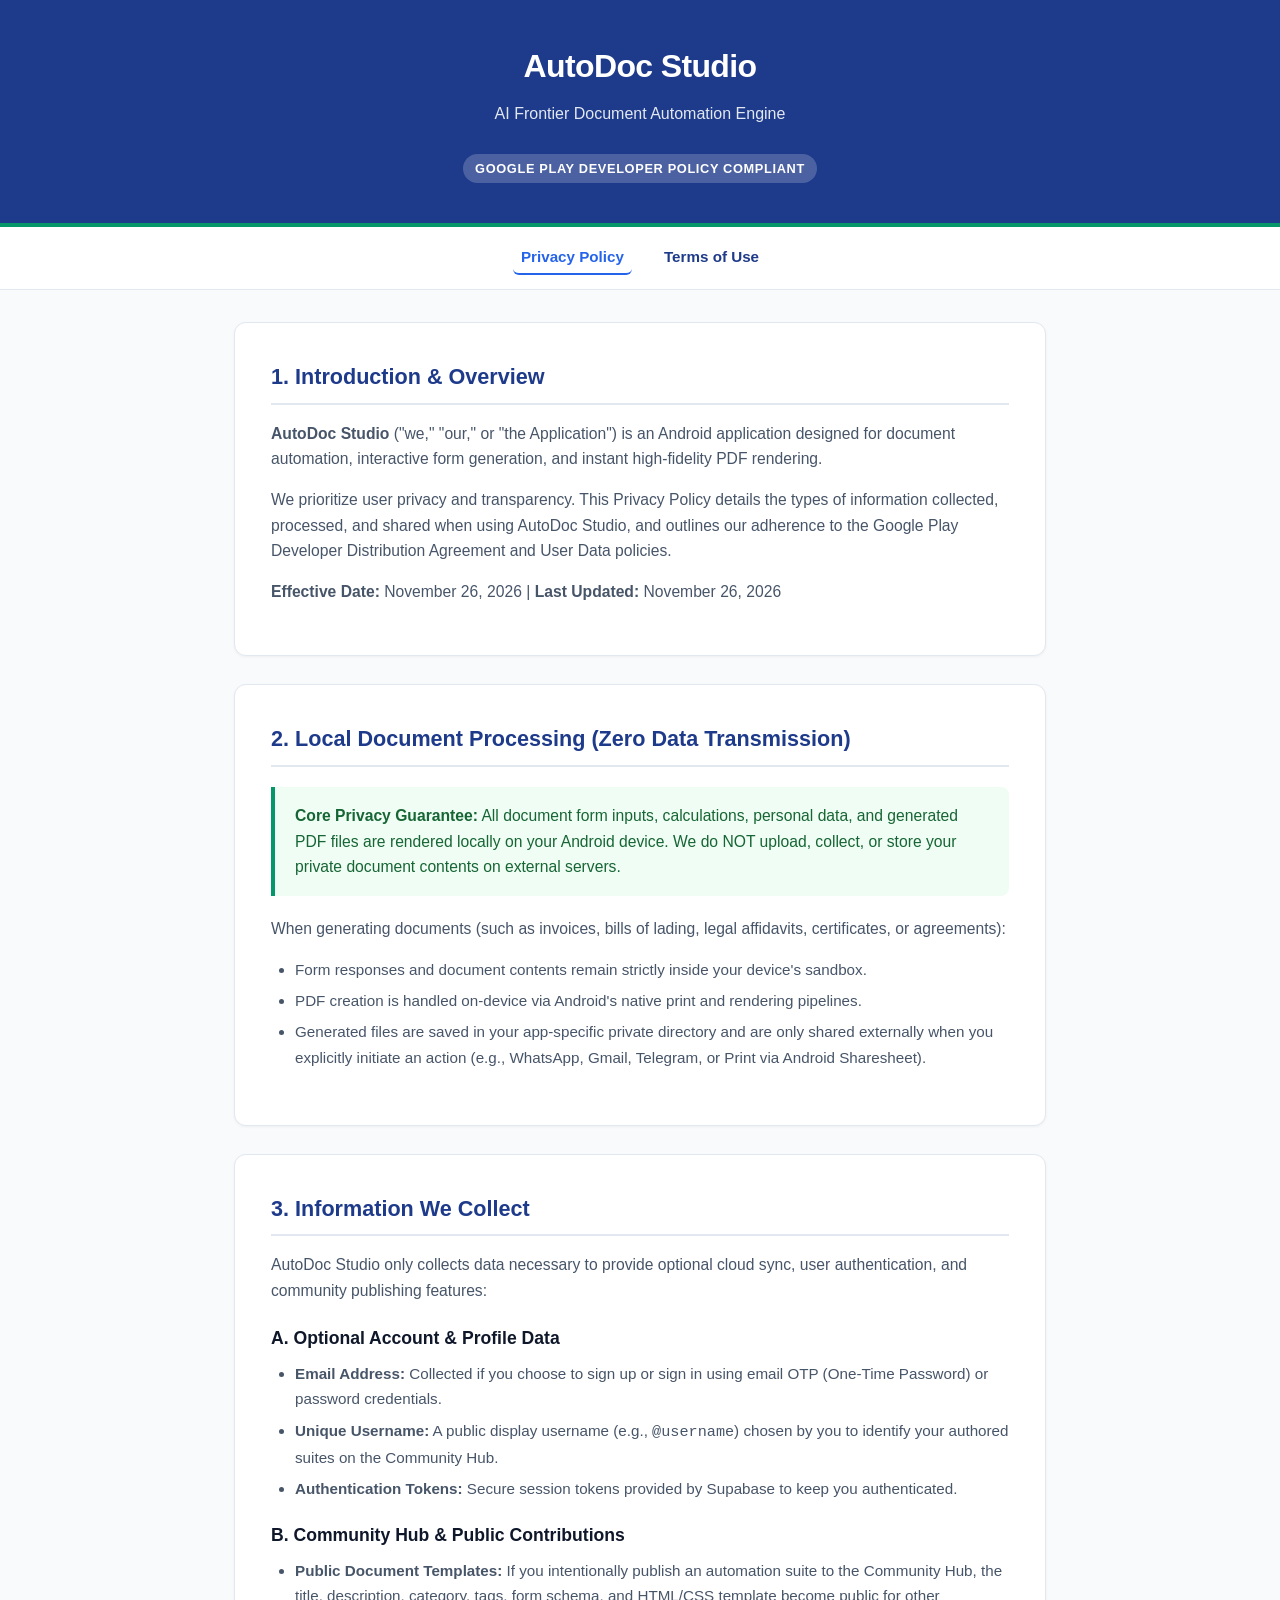
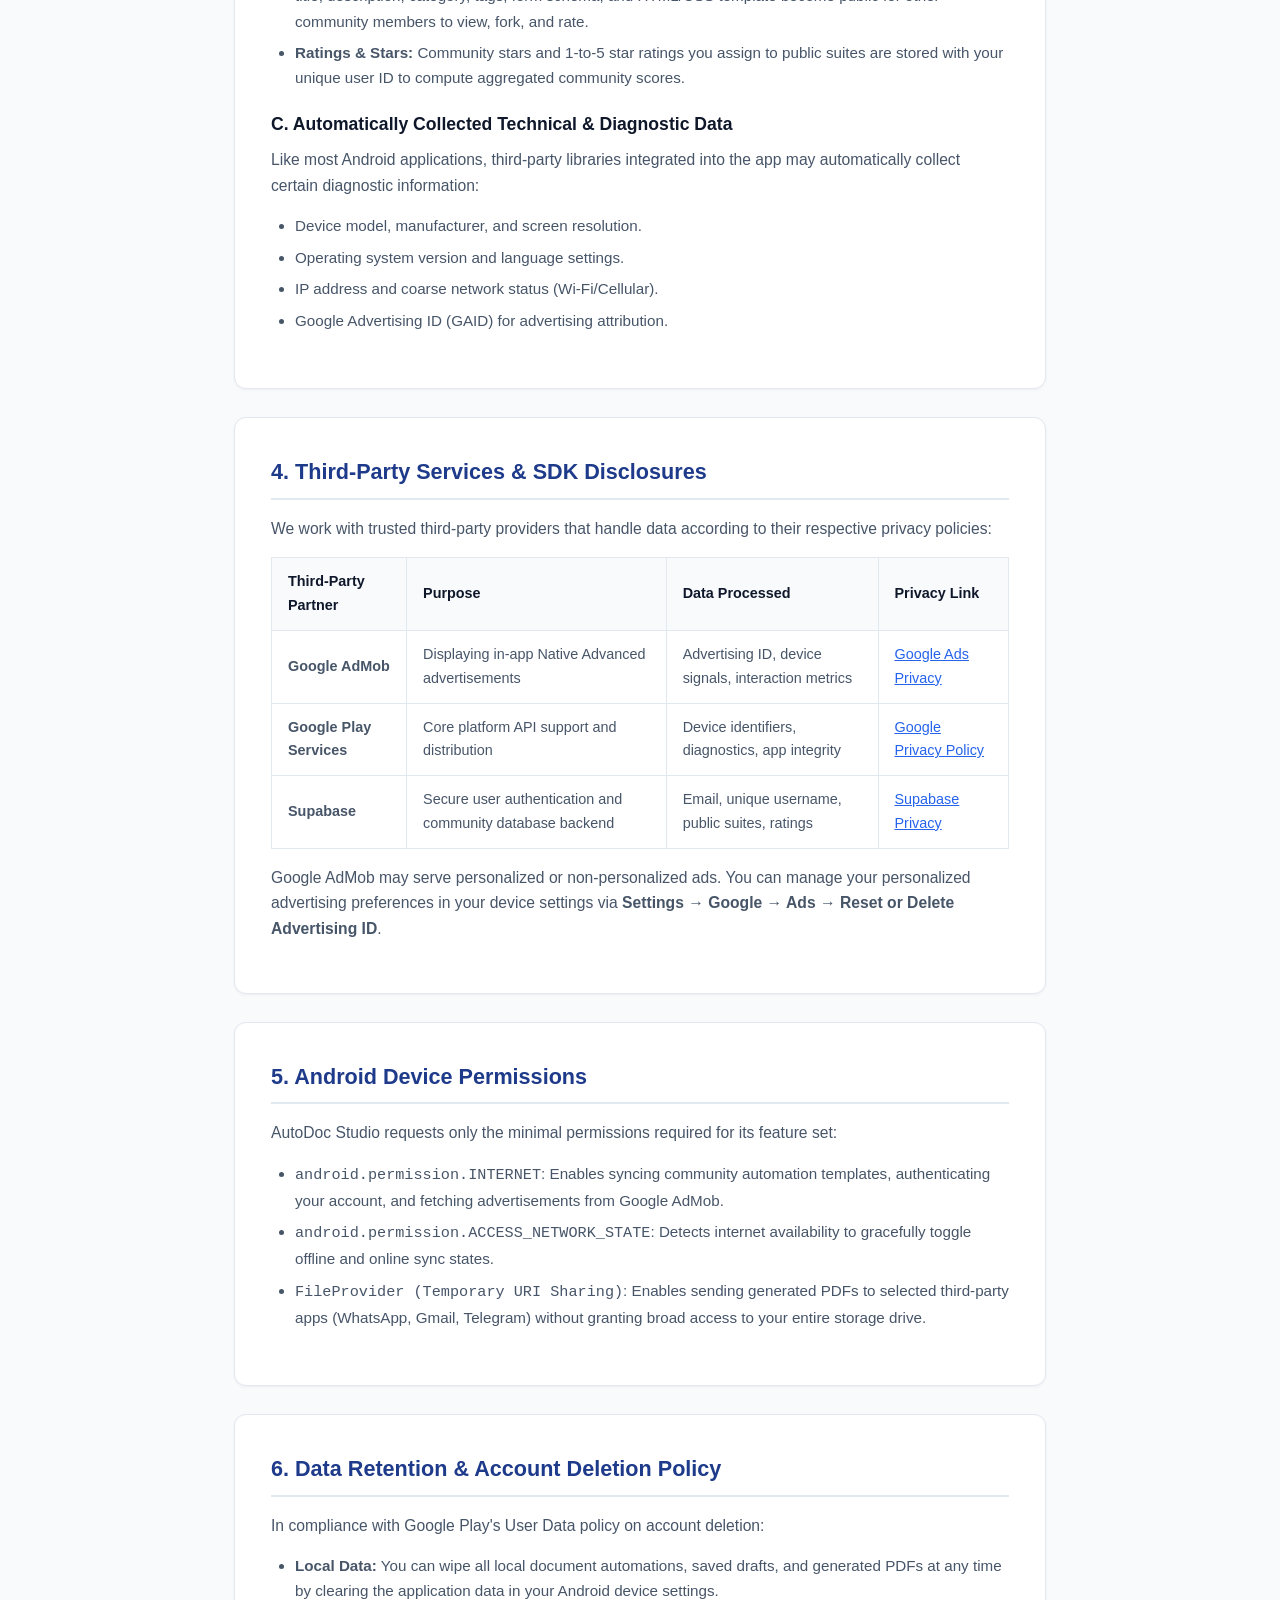
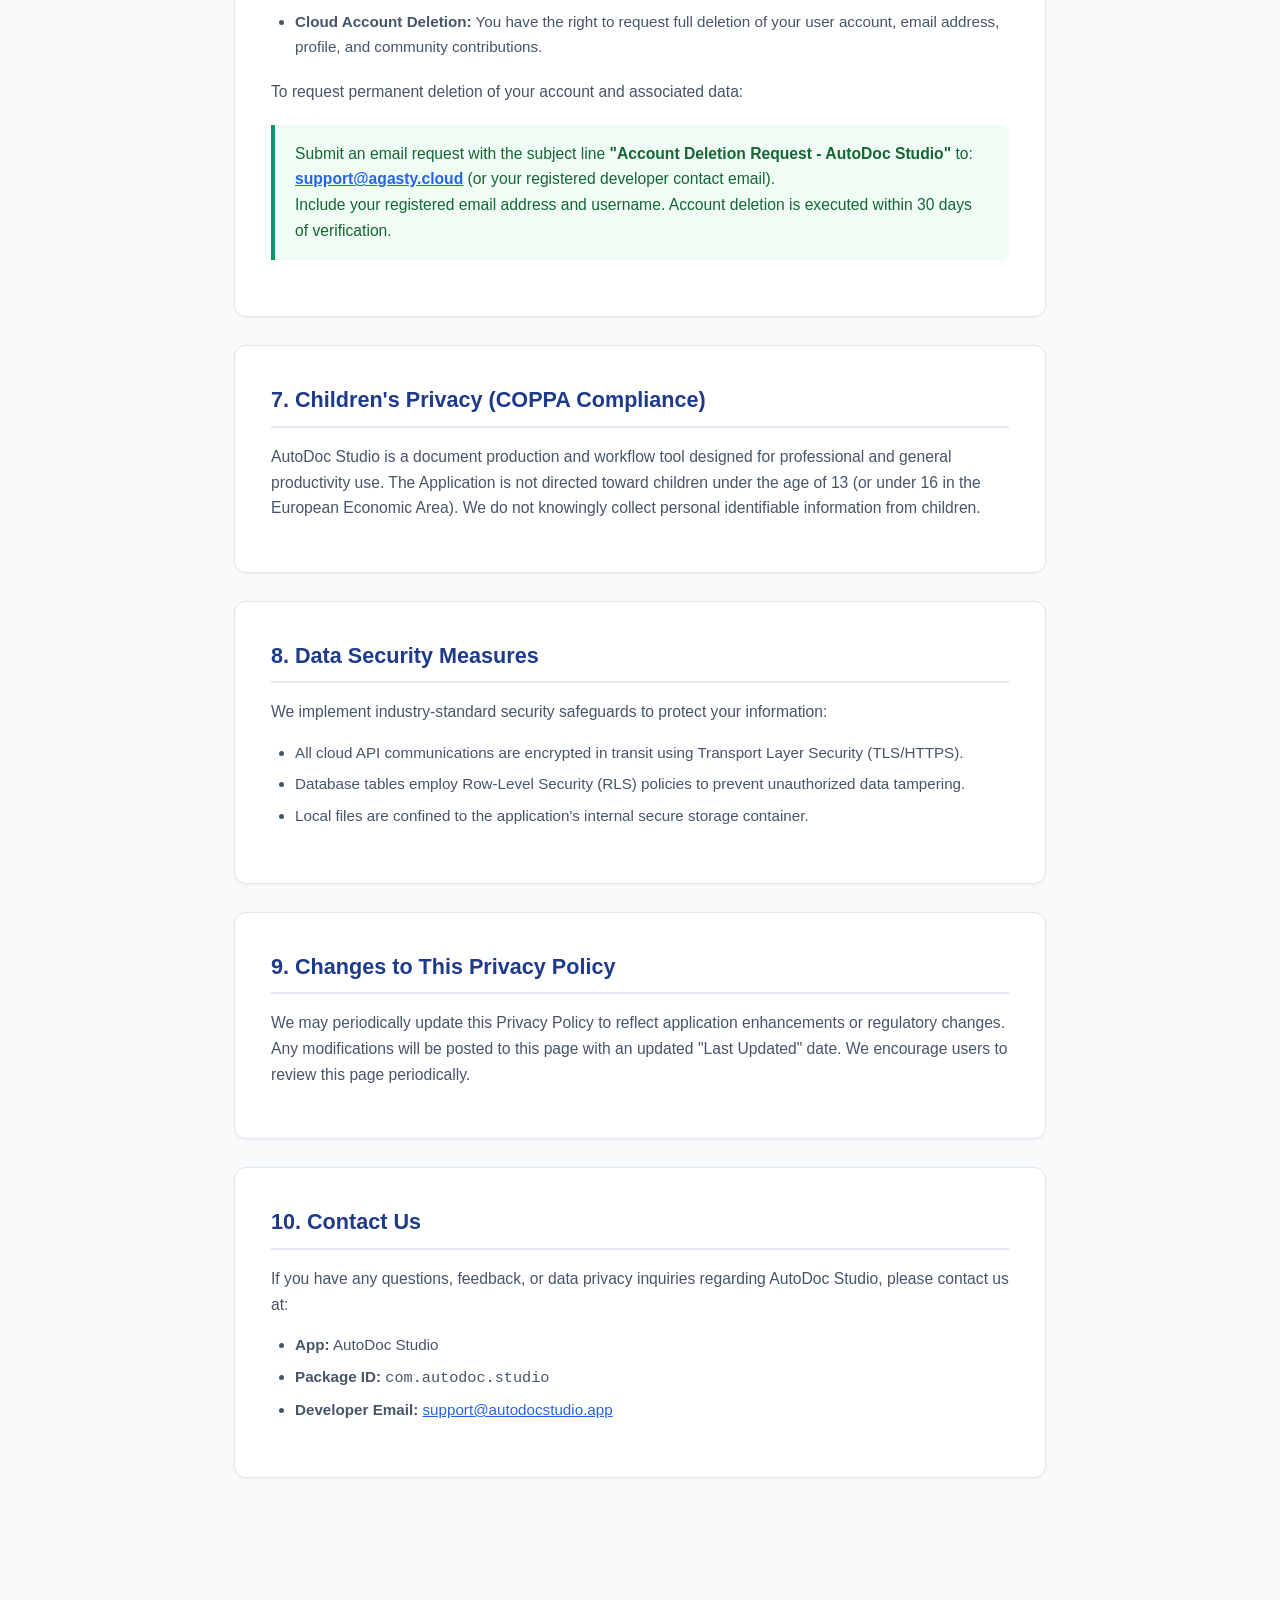
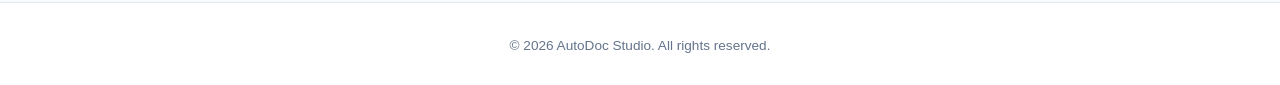
<file: AutoDocPrivacy.html>
<!DOCTYPE html>
<html lang="en">
<head>
    <meta charset="UTF-8">
    <meta name="viewport" content="width=device-width, initial-scale=1.0">
    <title>Privacy Policy - AutoDoc Studio</title>
    <meta name="description" content="Privacy Policy for AutoDoc Studio - AI Frontier Document Automation Engine. Disclosures regarding data collection, local processing, Google AdMob, and Supabase.">
    <style>
        :root {
            --primary: #1E3A8A;
            --primary-light: #2563EB;
            --accent: #059669;
            --text-main: #0F172A;
            --text-muted: #475569;
            --bg-page: #F8FAFC;
            --bg-card: #FFFFFF;
            --border: #E2E8F0;
            --border-highlight: #CBD5E1;
            --tag-bg: #EEF2FF;
            --tag-text: #3730A3;
        }

        * {
            box-sizing: border-box;
            margin: 0;
            padding: 0;
        }

        body {
            font-family: -apple-system, BlinkMacSystemFont, "Segoe UI", Roboto, Helvetica, Arial, sans-serif;
            line-height: 1.65;
            color: var(--text-main);
            background-color: var(--bg-page);
            padding: 0;
            margin: 0;
        }

        header {
            background-color: var(--primary);
            color: #FFFFFF;
            padding: 2.5rem 1.5rem;
            text-align: center;
            border-bottom: 4px solid var(--accent);
        }

        .header-content {
            max-width: 800px;
            margin: 0 auto;
        }

        header h1 {
            font-size: 2rem;
            font-weight: 800;
            margin-bottom: 0.5rem;
            letter-spacing: -0.02em;
        }

        header p {
            font-size: 1rem;
            color: #E2E8F0;
        }

        .badge {
            display: inline-block;
            background: rgba(255, 255, 255, 0.2);
            color: #FFFFFF;
            font-size: 0.8rem;
            font-weight: 600;
            padding: 0.25rem 0.75rem;
            border-radius: 9999px;
            margin-top: 0.75rem;
            text-transform: uppercase;
            letter-spacing: 0.05em;
        }

        nav.nav-links {
            display: flex;
            justify-content: center;
            gap: 1.5rem;
            background: #FFFFFF;
            padding: 0.85rem 1rem;
            border-bottom: 1px solid var(--border);
            font-weight: 600;
            font-size: 0.95rem;
        }

        nav.nav-links a {
            color: var(--primary);
            text-decoration: none;
            padding: 0.25rem 0.5rem;
            border-radius: 6px;
            transition: all 0.2s ease;
        }

        nav.nav-links a:hover {
            background: var(--tag-bg);
            color: var(--primary-light);
        }

        nav.nav-links a.active {
            color: var(--primary-light);
            border-bottom: 2px solid var(--primary-light);
        }

        .container {
            max-width: 860px;
            margin: 2rem auto;
            padding: 0 1.5rem 4rem;
        }

        .card {
            background: var(--bg-card);
            border: 1px solid var(--border);
            border-radius: 12px;
            padding: 2.25rem;
            margin-bottom: 1.75rem;
            box-shadow: 0 1px 3px rgba(0, 0, 0, 0.05);
        }

        h2 {
            font-size: 1.35rem;
            font-weight: 700;
            color: var(--primary);
            margin-bottom: 1rem;
            padding-bottom: 0.5rem;
            border-bottom: 2px solid var(--border);
            display: flex;
            align-items: center;
            gap: 0.5rem;
        }

        h3 {
            font-size: 1.1rem;
            font-weight: 600;
            color: var(--text-main);
            margin: 1.25rem 0 0.5rem;
        }

        p {
            margin-bottom: 0.9rem;
            color: var(--text-muted);
            font-size: 0.98rem;
        }

        ul {
            margin: 0.5rem 0 1.2rem 1.5rem;
            color: var(--text-muted);
            font-size: 0.95rem;
        }

        li {
            margin-bottom: 0.4rem;
        }

        .highlight-box {
            background-color: #F0FDF4;
            border-left: 4px solid var(--accent);
            padding: 1rem 1.25rem;
            border-radius: 0 8px 8px 0;
            margin: 1.25rem 0;
        }

        .highlight-box p {
            margin: 0;
            color: #166534;
            font-weight: 500;
        }

        .table-responsive {
            overflow-x: auto;
            margin: 1rem 0;
        }

        table {
            width: 100%;
            border-collapse: collapse;
            font-size: 0.9rem;
            text-align: left;
        }

        th, td {
            padding: 0.75rem 1rem;
            border: 1px solid var(--border);
        }

        th {
            background-color: #F8FAFC;
            font-weight: 600;
            color: var(--text-main);
        }

        td {
            color: var(--text-muted);
        }

        a {
            color: var(--primary-light);
            text-decoration: underline;
        }

        footer {
            text-align: center;
            padding: 2rem 1rem;
            color: #64748B;
            font-size: 0.85rem;
            border-top: 1px solid var(--border);
            background: #FFFFFF;
        }

        @media (max-width: 600px) {
            .card {
                padding: 1.5rem;
            }
            header h1 {
                font-size: 1.6rem;
            }
        }
    </style>
</head>
<body>

    <header>
        <div class="header-content">
            <h1>AutoDoc Studio</h1>
            <p>AI Frontier Document Automation Engine</p>
            <span class="badge">Google Play Developer Policy Compliant</span>
        </div>
    </header>

    <nav class="nav-links">
        <a href="privacy-policy.html" class="active">Privacy Policy</a>
        <a href="AutoDocterms.html">Terms of Use</a>
    </nav>

    <div class="container">

        <!-- Introduction -->
        <div class="card">
            <h2>1. Introduction & Overview</h2>
            <p>
                <strong>AutoDoc Studio</strong> ("we," "our," or "the Application") is an Android application designed for document automation, interactive form generation, and instant high-fidelity PDF rendering.
            </p>
            <p>
                We prioritize user privacy and transparency. This Privacy Policy details the types of information collected, processed, and shared when using AutoDoc Studio, and outlines our adherence to the Google Play Developer Distribution Agreement and User Data policies.
            </p>
            <p><strong>Effective Date:</strong> November 26, 2026 | <strong>Last Updated:</strong> November 26, 2026</p>
        </div>

        <!-- Local Document Processing (Core Privacy Promise) -->
        <div class="card">
            <h2>2. Local Document Processing (Zero Data Transmission)</h2>
            <div class="highlight-box">
                <p>
                    <strong>Core Privacy Guarantee:</strong> All document form inputs, calculations, personal data, and generated PDF files are rendered locally on your Android device. We do NOT upload, collect, or store your private document contents on external servers.
                </div>
            <p>When generating documents (such as invoices, bills of lading, legal affidavits, certificates, or agreements):</p>
            <ul>
                <li>Form responses and document contents remain strictly inside your device's sandbox.</li>
                <li>PDF creation is handled on-device via Android's native print and rendering pipelines.</li>
                <li>Generated files are saved in your app-specific private directory and are only shared externally when you explicitly initiate an action (e.g., WhatsApp, Gmail, Telegram, or Print via Android Sharesheet).</li>
            </ul>
        </div>

        <!-- Information We Collect -->
        <div class="card">
            <h2>3. Information We Collect</h2>
            <p>AutoDoc Studio only collects data necessary to provide optional cloud sync, user authentication, and community publishing features:</p>
            
            <h3>A. Optional Account & Profile Data</h3>
            <ul>
                <li><strong>Email Address:</strong> Collected if you choose to sign up or sign in using email OTP (One-Time Password) or password credentials.</li>
                <li><strong>Unique Username:</strong> A public display username (e.g., <code>@username</code>) chosen by you to identify your authored suites on the Community Hub.</li>
                <li><strong>Authentication Tokens:</strong> Secure session tokens provided by Supabase to keep you authenticated.</li>
            </ul>

            <h3>B. Community Hub & Public Contributions</h3>
            <ul>
                <li><strong>Public Document Templates:</strong> If you intentionally publish an automation suite to the Community Hub, the title, description, category, tags, form schema, and HTML/CSS template become public for other community members to view, fork, and rate.</li>
                <li><strong>Ratings & Stars:</strong> Community stars and 1-to-5 star ratings you assign to public suites are stored with your unique user ID to compute aggregated community scores.</li>
            </ul>

            <h3>C. Automatically Collected Technical & Diagnostic Data</h3>
            <p>
                Like most Android applications, third-party libraries integrated into the app may automatically collect certain diagnostic information:
            </p>
            <ul>
                <li>Device model, manufacturer, and screen resolution.</li>
                <li>Operating system version and language settings.</li>
                <li>IP address and coarse network status (Wi-Fi/Cellular).</li>
                <li>Google Advertising ID (GAID) for advertising attribution.</li>
            </ul>
        </div>

        <!-- Third-Party Services -->
        <div class="card">
            <h2>4. Third-Party Services & SDK Disclosures</h2>
            <p>We work with trusted third-party providers that handle data according to their respective privacy policies:</p>

            <div class="table-responsive">
                <table>
                    <thead>
                        <tr>
                            <th>Third-Party Partner</th>
                            <th>Purpose</th>
                            <th>Data Processed</th>
                            <th>Privacy Link</th>
                        </tr>
                    </thead>
                    <tbody>
                        <tr>
                            <td><strong>Google AdMob</strong></td>
                            <td>Displaying in-app Native Advanced advertisements</td>
                            <td>Advertising ID, device signals, interaction metrics</td>
                            <td><a href="https://policies.google.com/technologies/ads" target="_blank" rel="noopener">Google Ads Privacy</a></td>
                        </tr>
                        <tr>
                            <td><strong>Google Play Services</strong></td>
                            <td>Core platform API support and distribution</td>
                            <td>Device identifiers, diagnostics, app integrity</td>
                            <td><a href="https://policies.google.com/privacy" target="_blank" rel="noopener">Google Privacy Policy</a></td>
                        </tr>
                        <tr>
                            <td><strong>Supabase</strong></td>
                            <td>Secure user authentication and community database backend</td>
                            <td>Email, unique username, public suites, ratings</td>
                            <td><a href="https://supabase.com/privacy" target="_blank" rel="noopener">Supabase Privacy</a></td>
                        </tr>
                    </tbody>
                </table>
            </div>
            <p>
                Google AdMob may serve personalized or non-personalized ads. You can manage your personalized advertising preferences in your device settings via <strong>Settings &rarr; Google &rarr; Ads &rarr; Reset or Delete Advertising ID</strong>.
            </p>
        </div>

        <!-- Android Permissions Used -->
        <div class="card">
            <h2>5. Android Device Permissions</h2>
            <p>AutoDoc Studio requests only the minimal permissions required for its feature set:</p>
            <ul>
                <li><code>android.permission.INTERNET</code>: Enables syncing community automation templates, authenticating your account, and fetching advertisements from Google AdMob.</li>
                <li><code>android.permission.ACCESS_NETWORK_STATE</code>: Detects internet availability to gracefully toggle offline and online sync states.</li>
                <li><code>FileProvider (Temporary URI Sharing)</code>: Enables sending generated PDFs to selected third-party apps (WhatsApp, Gmail, Telegram) without granting broad access to your entire storage drive.</li>
            </ul>
        </div>

        <!-- Data Retention and Account Deletion -->
        <div class="card">
            <h2>6. Data Retention & Account Deletion Policy</h2>
            <p>
                In compliance with Google Play's User Data policy on account deletion:
            </p>
            <ul>
                <li><strong>Local Data:</strong> You can wipe all local document automations, saved drafts, and generated PDFs at any time by clearing the application data in your Android device settings.</li>
                <li><strong>Cloud Account Deletion:</strong> You have the right to request full deletion of your user account, email address, profile, and community contributions.</li>
            </ul>
            <p>
                To request permanent deletion of your account and associated data:
            </p>
            <div class="highlight-box">
                <p>
                    Submit an email request with the subject line <strong>"Account Deletion Request - AutoDoc Studio"</strong> to: <br>
                    <strong><a href="mailto:support@autodocstudio.app">support@agasty.cloud</a></strong> (or your registered developer contact email).<br>
                    Include your registered email address and username. Account deletion is executed within 30 days of verification.
                </p>
            </div>
        </div>

        <!-- Children's Privacy -->
        <div class="card">
            <h2>7. Children's Privacy (COPPA Compliance)</h2>
            <p>
                AutoDoc Studio is a document production and workflow tool designed for professional and general productivity use. The Application is not directed toward children under the age of 13 (or under 16 in the European Economic Area). We do not knowingly collect personal identifiable information from children.
            </p>
        </div>

        <!-- Data Security -->
        <div class="card">
            <h2>8. Data Security Measures</h2>
            <p>
                We implement industry-standard security safeguards to protect your information:
            </p>
            <ul>
                <li>All cloud API communications are encrypted in transit using Transport Layer Security (TLS/HTTPS).</li>
                <li>Database tables employ Row-Level Security (RLS) policies to prevent unauthorized data tampering.</li>
                <li>Local files are confined to the application's internal secure storage container.</li>
            </ul>
        </div>

        <!-- Changes to Privacy Policy -->
        <div class="card">
            <h2>9. Changes to This Privacy Policy</h2>
            <p>
                We may periodically update this Privacy Policy to reflect application enhancements or regulatory changes. Any modifications will be posted to this page with an updated "Last Updated" date. We encourage users to review this page periodically.
            </p>
        </div>

        <!-- Contact Us -->
        <div class="card">
            <h2>10. Contact Us</h2>
            <p>If you have any questions, feedback, or data privacy inquiries regarding AutoDoc Studio, please contact us at:</p>
            <ul>
                <li><strong>App:</strong> AutoDoc Studio</li>
                <li><strong>Package ID:</strong> <code>com.autodoc.studio</code></li>
                <li><strong>Developer Email:</strong> <a href="mailto:support@autodocstudio.app">support@autodocstudio.app</a></li>
            </ul>
        </div>

    </div>

    <footer>
        &copy; 2026 AutoDoc Studio. All rights reserved.
    </footer>

</body>
</html>
</file>
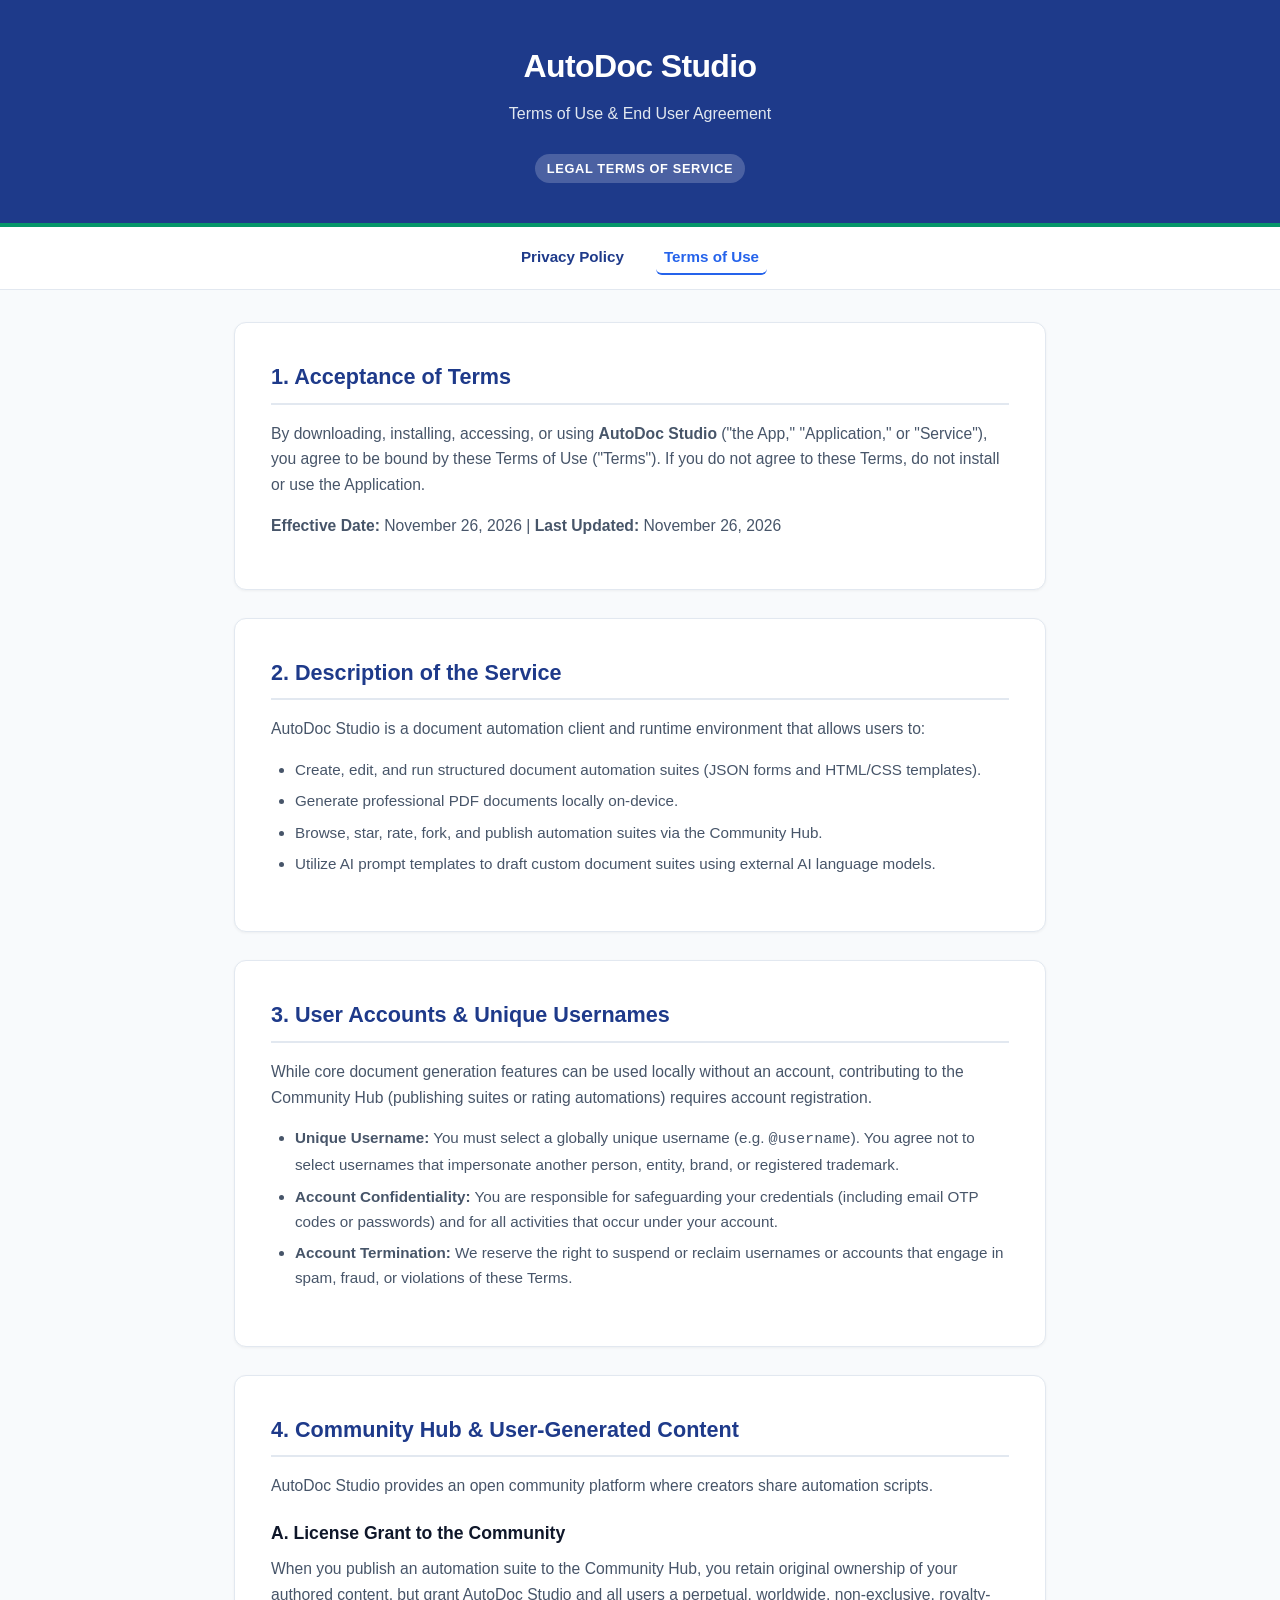
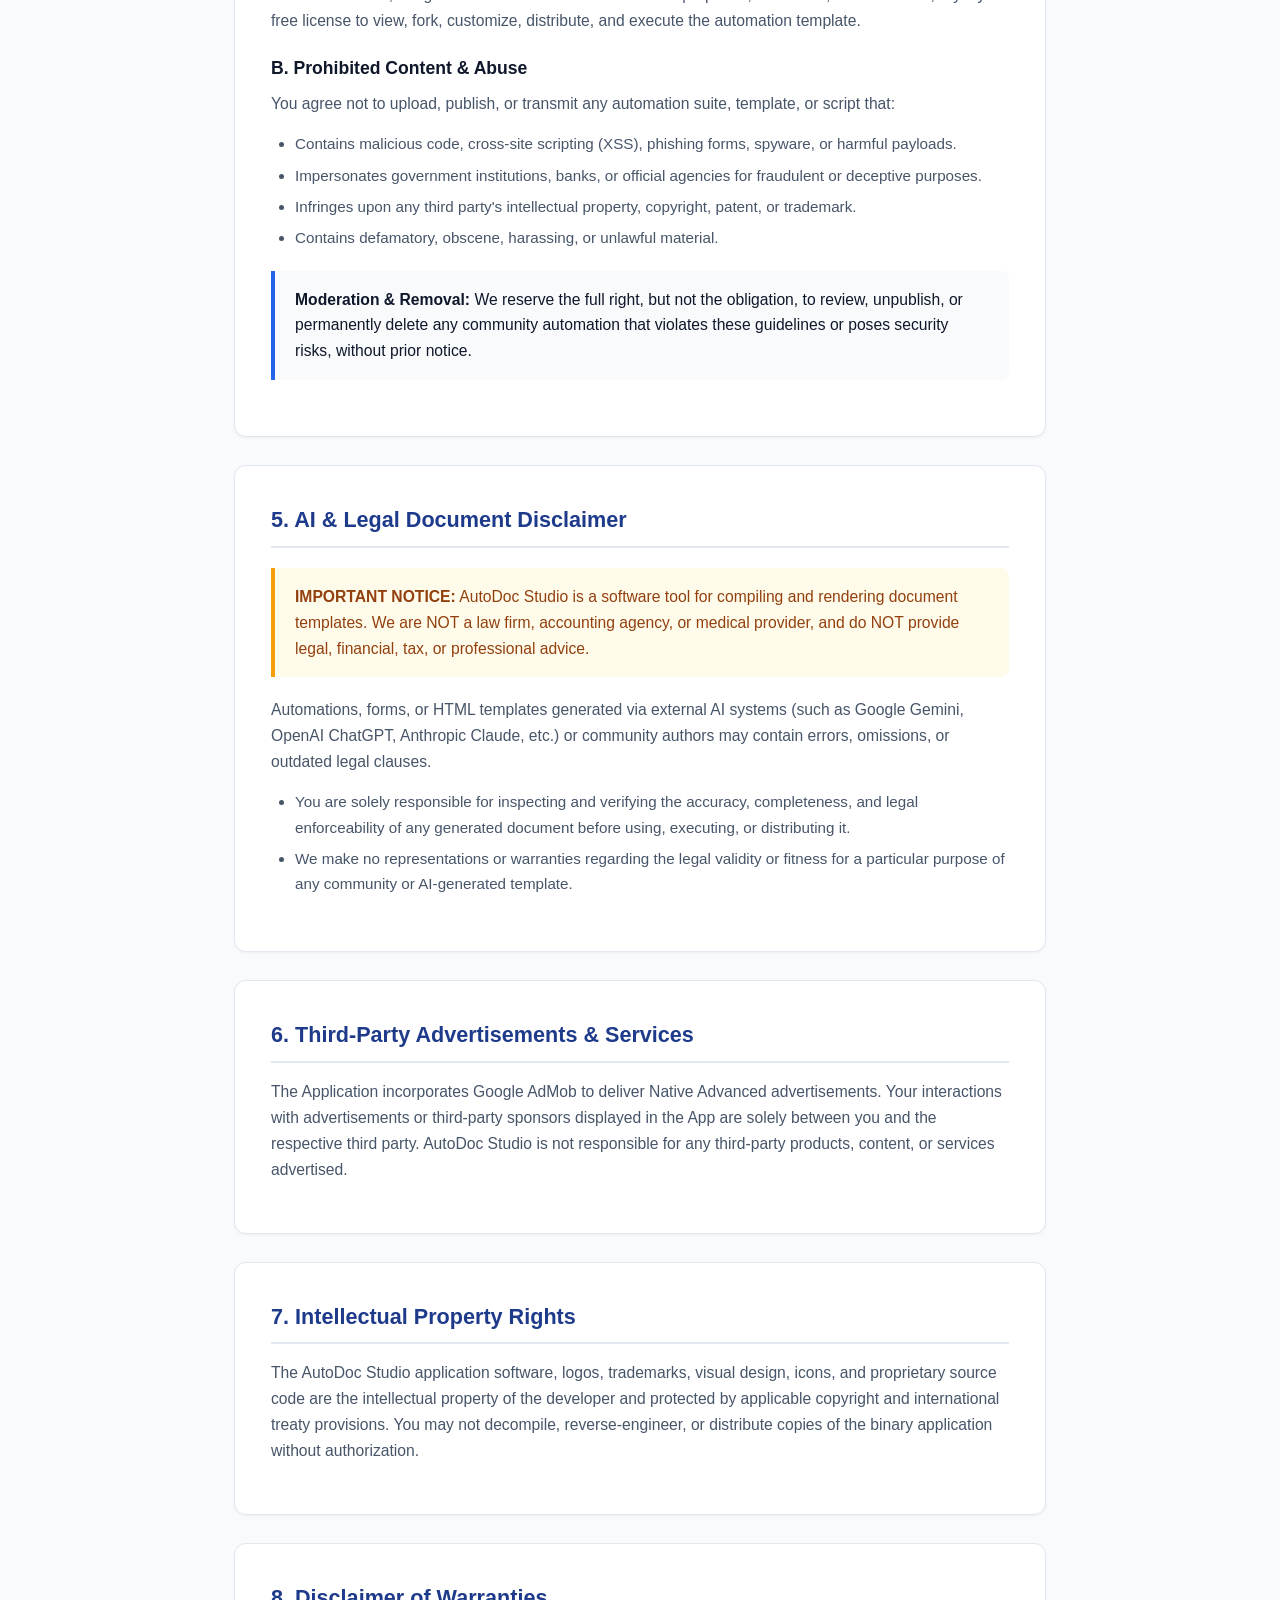
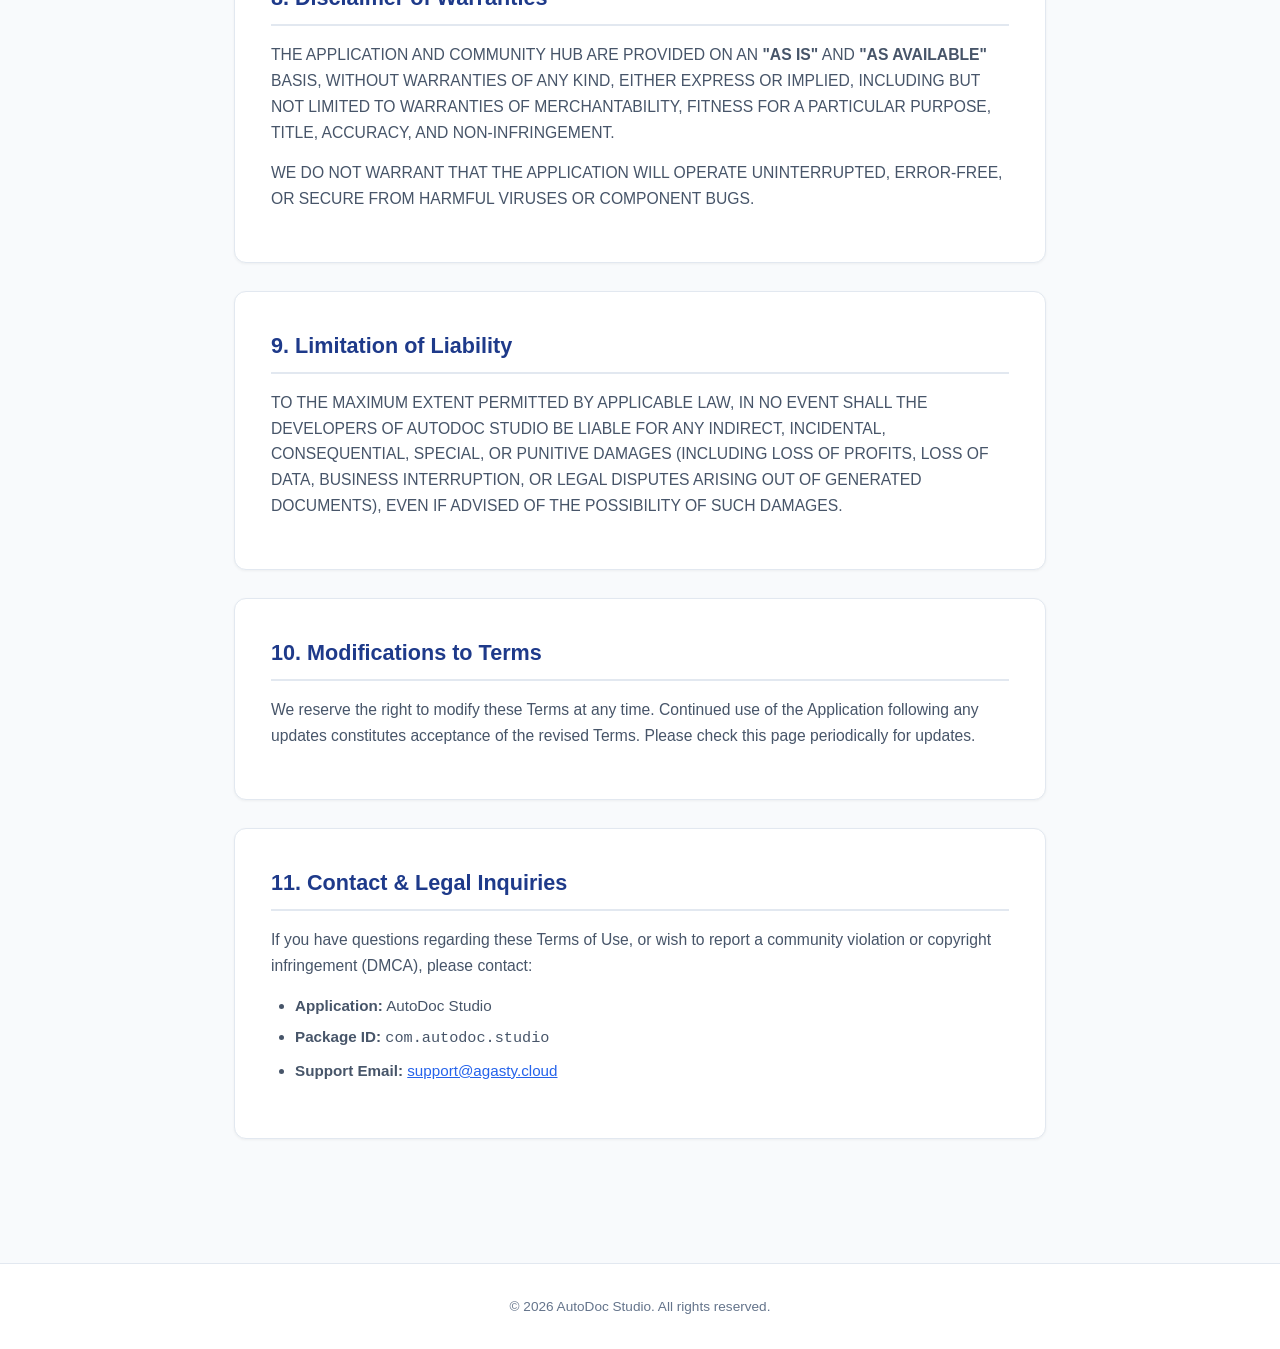
<file: AutoDocterms.html>
<!DOCTYPE html>
<html lang="en">
<head>
    <meta charset="UTF-8">
    <meta name="viewport" content="width=device-width, initial-scale=1.0">
    <title>Terms of Use - AutoDoc Studio</title>
    <meta name="description" content="Terms of Use and End User License Agreement for AutoDoc Studio - AI Frontier Document Automation Engine.">
    <style>
        :root {
            --primary: #1E3A8A;
            --primary-light: #2563EB;
            --accent: #059669;
            --text-main: #0F172A;
            --text-muted: #475569;
            --bg-page: #F8FAFC;
            --bg-card: #FFFFFF;
            --border: #E2E8F0;
            --border-highlight: #CBD5E1;
            --tag-bg: #EEF2FF;
            --tag-text: #3730A3;
        }

        * {
            box-sizing: border-box;
            margin: 0;
            padding: 0;
        }

        body {
            font-family: -apple-system, BlinkMacSystemFont, "Segoe UI", Roboto, Helvetica, Arial, sans-serif;
            line-height: 1.65;
            color: var(--text-main);
            background-color: var(--bg-page);
            padding: 0;
            margin: 0;
        }

        header {
            background-color: var(--primary);
            color: #FFFFFF;
            padding: 2.5rem 1.5rem;
            text-align: center;
            border-bottom: 4px solid var(--accent);
        }

        .header-content {
            max-width: 800px;
            margin: 0 auto;
        }

        header h1 {
            font-size: 2rem;
            font-weight: 800;
            margin-bottom: 0.5rem;
            letter-spacing: -0.02em;
        }

        header p {
            font-size: 1rem;
            color: #E2E8F0;
        }

        .badge {
            display: inline-block;
            background: rgba(255, 255, 255, 0.2);
            color: #FFFFFF;
            font-size: 0.8rem;
            font-weight: 600;
            padding: 0.25rem 0.75rem;
            border-radius: 9999px;
            margin-top: 0.75rem;
            text-transform: uppercase;
            letter-spacing: 0.05em;
        }

        nav.nav-links {
            display: flex;
            justify-content: center;
            gap: 1.5rem;
            background: #FFFFFF;
            padding: 0.85rem 1rem;
            border-bottom: 1px solid var(--border);
            font-weight: 600;
            font-size: 0.95rem;
        }

        nav.nav-links a {
            color: var(--primary);
            text-decoration: none;
            padding: 0.25rem 0.5rem;
            border-radius: 6px;
            transition: all 0.2s ease;
        }

        nav.nav-links a:hover {
            background: var(--tag-bg);
            color: var(--primary-light);
        }

        nav.nav-links a.active {
            color: var(--primary-light);
            border-bottom: 2px solid var(--primary-light);
        }

        .container {
            max-width: 860px;
            margin: 2rem auto;
            padding: 0 1.5rem 4rem;
        }

        .card {
            background: var(--bg-card);
            border: 1px solid var(--border);
            border-radius: 12px;
            padding: 2.25rem;
            margin-bottom: 1.75rem;
            box-shadow: 0 1px 3px rgba(0, 0, 0, 0.05);
        }

        h2 {
            font-size: 1.35rem;
            font-weight: 700;
            color: var(--primary);
            margin-bottom: 1rem;
            padding-bottom: 0.5rem;
            border-bottom: 2px solid var(--border);
            display: flex;
            align-items: center;
            gap: 0.5rem;
        }

        h3 {
            font-size: 1.1rem;
            font-weight: 600;
            color: var(--text-main);
            margin: 1.25rem 0 0.5rem;
        }

        p {
            margin-bottom: 0.9rem;
            color: var(--text-muted);
            font-size: 0.98rem;
        }

        ul {
            margin: 0.5rem 0 1.2rem 1.5rem;
            color: var(--text-muted);
            font-size: 0.95rem;
        }

        li {
            margin-bottom: 0.4rem;
        }

        .highlight-box {
            background-color: #F8FAFC;
            border-left: 4px solid var(--primary-light);
            padding: 1rem 1.25rem;
            border-radius: 0 8px 8px 0;
            margin: 1.25rem 0;
        }

        .highlight-box p {
            margin: 0;
            color: var(--text-main);
            font-weight: 500;
        }

        .warning-box {
            background-color: #FFFBEB;
            border-left: 4px solid #F59E0B;
            padding: 1rem 1.25rem;
            border-radius: 0 8px 8px 0;
            margin: 1.25rem 0;
        }

        .warning-box p {
            margin: 0;
            color: #92400E;
            font-weight: 500;
        }

        a {
            color: var(--primary-light);
            text-decoration: underline;
        }

        footer {
            text-align: center;
            padding: 2rem 1rem;
            color: #64748B;
            font-size: 0.85rem;
            border-top: 1px solid var(--border);
            background: #FFFFFF;
        }

        @media (max-width: 600px) {
            .card {
                padding: 1.5rem;
            }
            header h1 {
                font-size: 1.6rem;
            }
        }
    </style>
</head>
<body>

    <header>
        <div class="header-content">
            <h1>AutoDoc Studio</h1>
            <p>Terms of Use & End User Agreement</p>
            <span class="badge">Legal Terms of Service</span>
        </div>
    </header>

    <nav class="nav-links">
        <a href="privacy-policy.html">Privacy Policy</a>
        <a href="terms-of-use.html" class="active">Terms of Use</a>
    </nav>

    <div class="container">

        <!-- Acceptance -->
        <div class="card">
            <h2>1. Acceptance of Terms</h2>
            <p>
                By downloading, installing, accessing, or using <strong>AutoDoc Studio</strong> ("the App," "Application," or "Service"), you agree to be bound by these Terms of Use ("Terms"). If you do not agree to these Terms, do not install or use the Application.
            </p>
            <p><strong>Effective Date:</strong> November 26, 2026 | <strong>Last Updated:</strong> November 26, 2026</p>
        </div>

        <!-- Description of Service -->
        <div class="card">
            <h2>2. Description of the Service</h2>
            <p>
                AutoDoc Studio is a document automation client and runtime environment that allows users to:
            </p>
            <ul>
                <li>Create, edit, and run structured document automation suites (JSON forms and HTML/CSS templates).</li>
                <li>Generate professional PDF documents locally on-device.</li>
                <li>Browse, star, rate, fork, and publish automation suites via the Community Hub.</li>
                <li>Utilize AI prompt templates to draft custom document suites using external AI language models.</li>
            </ul>
        </div>

        <!-- User Accounts & Unique Usernames -->
        <div class="card">
            <h2>3. User Accounts & Unique Usernames</h2>
            <p>
                While core document generation features can be used locally without an account, contributing to the Community Hub (publishing suites or rating automations) requires account registration.
            </p>
            <ul>
                <li><strong>Unique Username:</strong> You must select a globally unique username (e.g. <code>@username</code>). You agree not to select usernames that impersonate another person, entity, brand, or registered trademark.</li>
                <li><strong>Account Confidentiality:</strong> You are responsible for safeguarding your credentials (including email OTP codes or passwords) and for all activities that occur under your account.</li>
                <li><strong>Account Termination:</strong> We reserve the right to suspend or reclaim usernames or accounts that engage in spam, fraud, or violations of these Terms.</li>
            </ul>
        </div>

        <!-- Community Hub & User-Generated Content -->
        <div class="card">
            <h2>4. Community Hub & User-Generated Content</h2>
            <p>
                AutoDoc Studio provides an open community platform where creators share automation scripts.
            </p>
            
            <h3>A. License Grant to the Community</h3>
            <p>
                When you publish an automation suite to the Community Hub, you retain original ownership of your authored content, but grant AutoDoc Studio and all users a perpetual, worldwide, non-exclusive, royalty-free license to view, fork, customize, distribute, and execute the automation template.
            </p>

            <h3>B. Prohibited Content & Abuse</h3>
            <p>You agree not to upload, publish, or transmit any automation suite, template, or script that:</p>
            <ul>
                <li>Contains malicious code, cross-site scripting (XSS), phishing forms, spyware, or harmful payloads.</li>
                <li>Impersonates government institutions, banks, or official agencies for fraudulent or deceptive purposes.</li>
                <li>Infringes upon any third party's intellectual property, copyright, patent, or trademark.</li>
                <li>Contains defamatory, obscene, harassing, or unlawful material.</li>
            </ul>

            <div class="highlight-box">
                <p>
                    <strong>Moderation & Removal:</strong> We reserve the full right, but not the obligation, to review, unpublish, or permanently delete any community automation that violates these guidelines or poses security risks, without prior notice.
                </p>
            </div>
        </div>

        <!-- AI Prompts & Legal Disclaimer -->
        <div class="card">
            <h2>5. AI & Legal Document Disclaimer</h2>
            <div class="warning-box">
                <p>
                    <strong>IMPORTANT NOTICE:</strong> AutoDoc Studio is a software tool for compiling and rendering document templates. We are NOT a law firm, accounting agency, or medical provider, and do NOT provide legal, financial, tax, or professional advice.
                </p>
            </div>
            <p>
                Automations, forms, or HTML templates generated via external AI systems (such as Google Gemini, OpenAI ChatGPT, Anthropic Claude, etc.) or community authors may contain errors, omissions, or outdated legal clauses.
            </p>
            <ul>
                <li>You are solely responsible for inspecting and verifying the accuracy, completeness, and legal enforceability of any generated document before using, executing, or distributing it.</li>
                <li>We make no representations or warranties regarding the legal validity or fitness for a particular purpose of any community or AI-generated template.</li>
            </ul>
        </div>

        <!-- Third-Party Advertisements & Links -->
        <div class="card">
            <h2>6. Third-Party Advertisements & Services</h2>
            <p>
                The Application incorporates Google AdMob to deliver Native Advanced advertisements. Your interactions with advertisements or third-party sponsors displayed in the App are solely between you and the respective third party. AutoDoc Studio is not responsible for any third-party products, content, or services advertised.
            </p>
        </div>

        <!-- Intellectual Property -->
        <div class="card">
            <h2>7. Intellectual Property Rights</h2>
            <p>
                The AutoDoc Studio application software, logos, trademarks, visual design, icons, and proprietary source code are the intellectual property of the developer and protected by applicable copyright and international treaty provisions. You may not decompile, reverse-engineer, or distribute copies of the binary application without authorization.
            </p>
        </div>

        <!-- Disclaimer of Warranties -->
        <div class="card">
            <h2>8. Disclaimer of Warranties</h2>
            <p>
                THE APPLICATION AND COMMUNITY HUB ARE PROVIDED ON AN <strong>"AS IS"</strong> AND <strong>"AS AVAILABLE"</strong> BASIS, WITHOUT WARRANTIES OF ANY KIND, EITHER EXPRESS OR IMPLIED, INCLUDING BUT NOT LIMITED TO WARRANTIES OF MERCHANTABILITY, FITNESS FOR A PARTICULAR PURPOSE, TITLE, ACCURACY, AND NON-INFRINGEMENT.
            </p>
            <p>
                WE DO NOT WARRANT THAT THE APPLICATION WILL OPERATE UNINTERRUPTED, ERROR-FREE, OR SECURE FROM HARMFUL VIRUSES OR COMPONENT BUGS.
            </p>
        </div>

        <!-- Limitation of Liability -->
        <div class="card">
            <h2>9. Limitation of Liability</h2>
            <p>
                TO THE MAXIMUM EXTENT PERMITTED BY APPLICABLE LAW, IN NO EVENT SHALL THE DEVELOPERS OF AUTODOC STUDIO BE LIABLE FOR ANY INDIRECT, INCIDENTAL, CONSEQUENTIAL, SPECIAL, OR PUNITIVE DAMAGES (INCLUDING LOSS OF PROFITS, LOSS OF DATA, BUSINESS INTERRUPTION, OR LEGAL DISPUTES ARISING OUT OF GENERATED DOCUMENTS), EVEN IF ADVISED OF THE POSSIBILITY OF SUCH DAMAGES.
            </p>
        </div>

        <!-- Modifications & Updates -->
        <div class="card">
            <h2>10. Modifications to Terms</h2>
            <p>
                We reserve the right to modify these Terms at any time. Continued use of the Application following any updates constitutes acceptance of the revised Terms. Please check this page periodically for updates.
            </p>
        </div>

        <!-- Governing Law & Inquiries -->
        <div class="card">
            <h2>11. Contact & Legal Inquiries</h2>
            <p>
                If you have questions regarding these Terms of Use, or wish to report a community violation or copyright infringement (DMCA), please contact:
            </p>
            <ul>
                <li><strong>Application:</strong> AutoDoc Studio</li>
                <li><strong>Package ID:</strong> <code>com.autodoc.studio</code></li>
                <li><strong>Support Email:</strong> <a href="mailto:support@agasty.cloud">support@agasty.cloud</a></li>
            </ul>
        </div>

    </div>

    <footer>
        &copy; 2026 AutoDoc Studio. All rights reserved.
    </footer>

</body>
</html>
</file>
